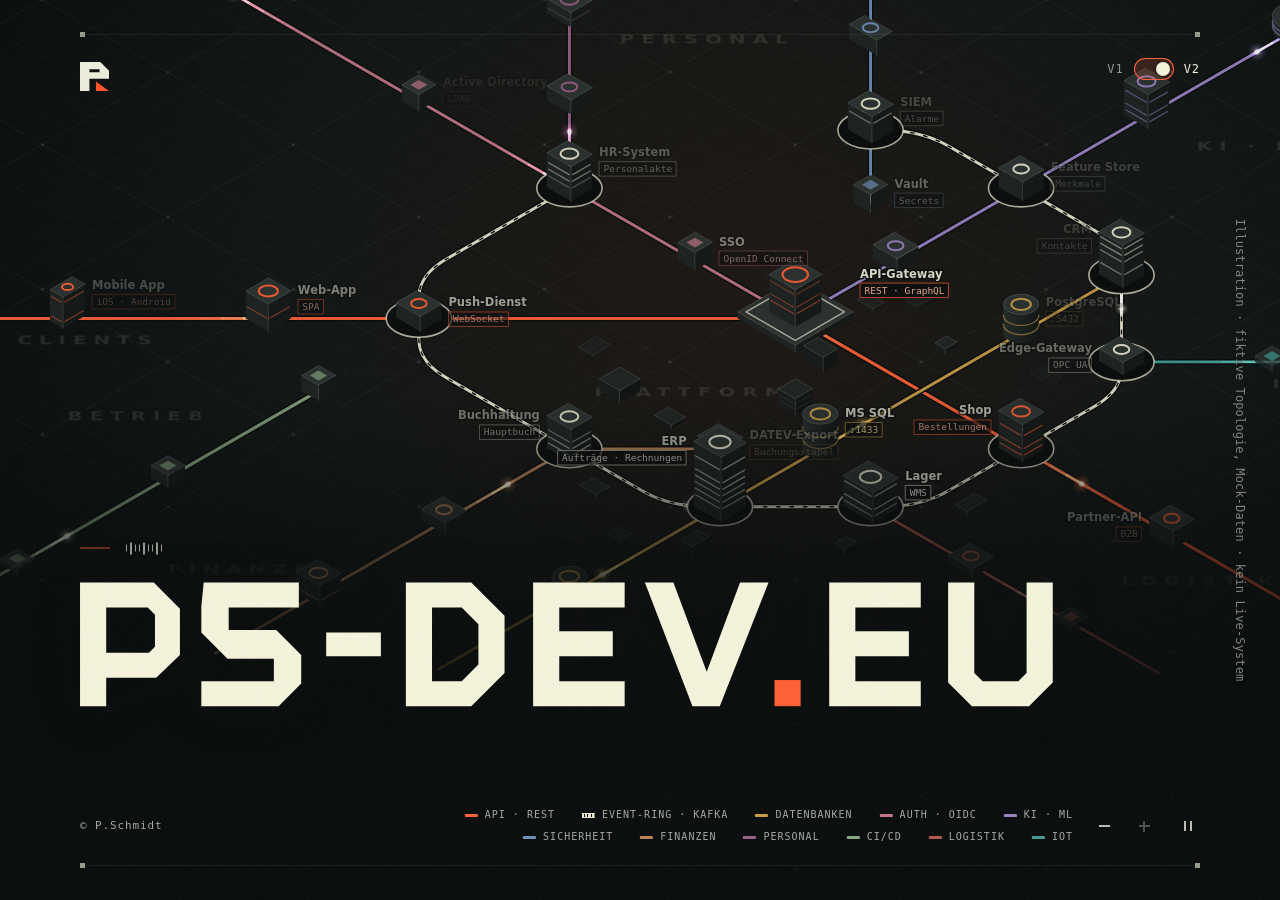
<file: index.html>
<!doctype html>
<html lang="de">
<head>
  <meta charset="utf-8">
  <meta name="viewport" content="width=device-width, initial-scale=1">
  <meta name="theme-color" content="#080b0b">
  <meta name="description" content="ps-dev.eu · P.Schmidt">
  <meta name="robots" content="noindex, nofollow, noarchive">
  <title>ps-dev.eu</title>
  <link rel="icon" href="favicon.svg" type="image/svg+xml">
  <link rel="stylesheet" href="style.css">
  <link rel="stylesheet" href="systemkarte.css">
  <script src="systemkarte.js" defer></script>
  <script src="switch.js" defer></script>
</head>
<body>
  <div class="atmosphere" aria-hidden="true"></div>
  <canvas id="map" aria-hidden="true"></canvas>
  <div class="veil" aria-hidden="true"></div>
  <div class="grain" aria-hidden="true"></div>
  <div class="edge edge-top" aria-hidden="true"><i></i><i></i></div>
  <div class="brand-symbol" aria-hidden="true">
    <svg viewBox="0 0 40 40"><path d="M0 0h28l12 12v11H13v17H0Zm13 10v4h14v-4Z" fill="currentColor"/><path d="m22 27 18 13H22Z" fill="#ff532a"/></svg>
  </div>
  <a class="version-switch" href="v1.html" data-version="2" data-current="2" aria-label="Zu Version 1 wechseln (Datenfäden)" title="Zu V1 wechseln">
    <span class="vs-label" aria-hidden="true">V1</span>
    <span class="vs-track" aria-hidden="true"><span class="vs-knob"></span></span>
    <span class="vs-label" aria-hidden="true">V2</span>
  </a>
  <ul class="legend" aria-label="Linien der Systemkarte hervorheben" hidden></ul>
  <main>
    <div class="registration" aria-hidden="true"><span></span><i></i><i></i><i></i><i></i><i></i><i></i><i></i><i></i><i></i></div>
    <h1>
      <span class="sr-only">ps-dev.eu</span>
      <svg class="wordmark" viewBox="0 0 818 104" fill="currentColor" aria-hidden="true">
        <path d="M0 104V0h62l22 22v39L64 80H22v24Zm22-83v38h36l5-5V27l-6-6Z" fill-rule="evenodd"/>
        <path d="M104 0h80v21h-59v19h40l21 21v24l-19 19h-65V83h61V64h-39l-22-22V20Z"/>
        <path d="M207 42h46v20h-46Z"/>
        <path d="M274 0h55l28 28v48l-28 28h-55Zm22 21v62h25l14-14V35l-14-14Z" fill-rule="evenodd"/>
        <path d="M381 0h77v21h-55v20h45v21h-45v21h55v21h-77Z"/>
        <path d="M475 0h24l28 75 28-75h24l-41 104h-23Z"/>
        <path class="domain-dot" d="M584 82h22v22h-22Z"/>
        <path d="M630 0h77v21h-55v20h45v21h-45v21h55v21h-77Z"/>
        <path d="M730 0h22v76l7 7h30l7-7V0h22v84l-20 20h-48l-20-20Z"/>
      </svg>
    </h1>
  </main>
  <footer>© P.Schmidt</footer>
  <p class="map-note">Illustration · fiktive Topologie, Mock-Daten · kein Live-System</p>
  <div class="zoom-controls" hidden>
    <button class="zoom-out" type="button" title="Verkleinern" aria-label="Karte verkleinern"><span aria-hidden="true"></span></button>
    <button class="zoom-in" type="button" title="Vergrößern" aria-label="Karte vergrößern"><span aria-hidden="true"></span></button>
  </div>
  <button class="motion-toggle" type="button" title="Animation pausieren" aria-label="Animation pausieren" aria-pressed="false" hidden><span aria-hidden="true"></span></button>
  <div class="edge edge-bottom" aria-hidden="true"><i></i><i></i></div>
</body>
</html>
</file>
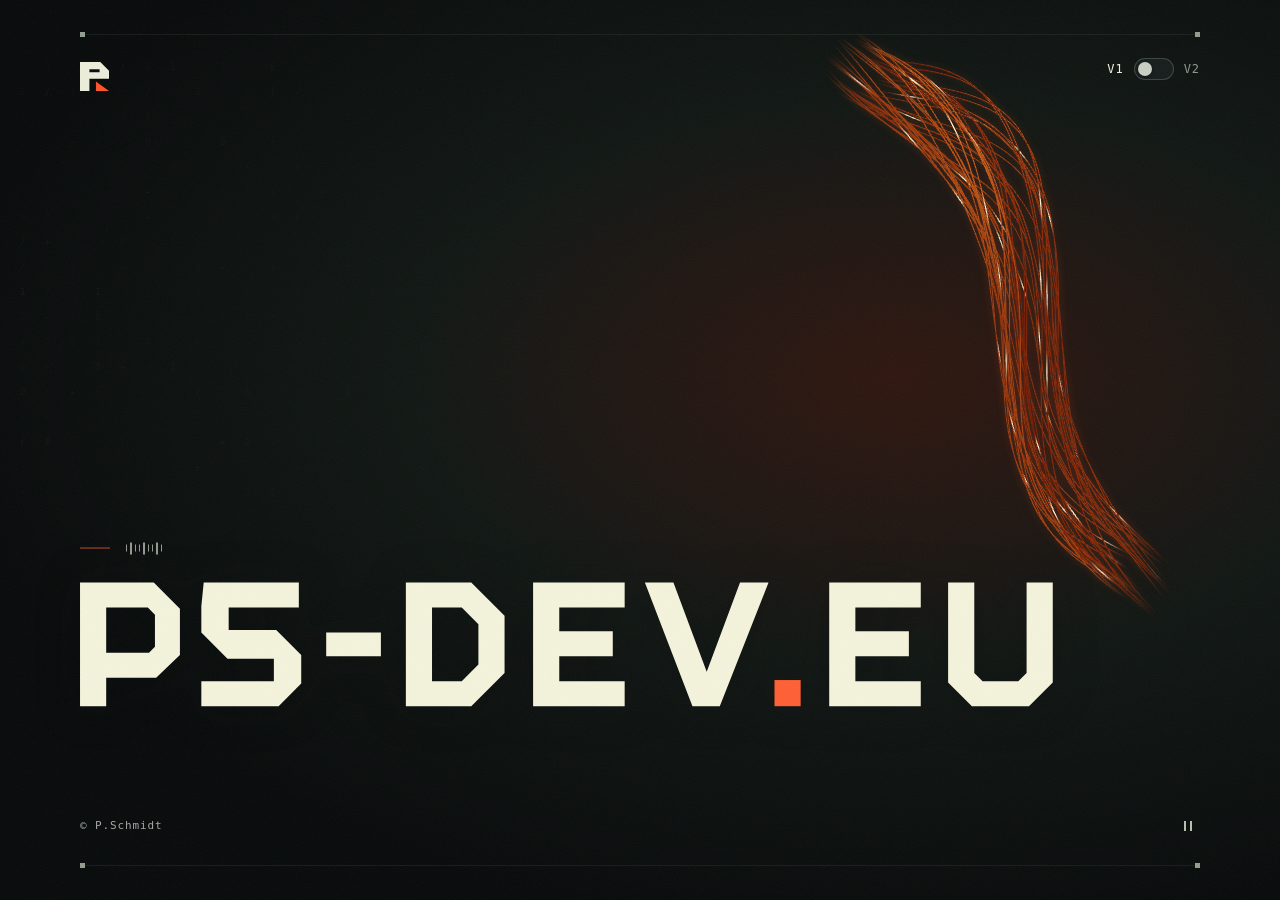
<file: v1.html>
<!doctype html>
<html lang="de">
<head>
  <meta charset="utf-8">
  <meta name="viewport" content="width=device-width, initial-scale=1">
  <meta name="theme-color" content="#080b0b">
  <meta name="description" content="ps-dev.eu · P.Schmidt">
  <meta name="robots" content="noindex, nofollow, noarchive">
  <title>ps-dev.eu</title>
  <link rel="icon" href="favicon.svg" type="image/svg+xml">
  <link rel="stylesheet" href="style.css">
  <script src="matrix.js" defer></script>
  <script src="switch.js" defer></script>
</head>
<body>
  <div class="atmosphere" aria-hidden="true">
    <svg class="fallback-strings" viewBox="0 0 1440 900" preserveAspectRatio="none" fill="none"><defs><linearGradient id="string-light" x1="0" y1="0" x2="1" y2="1"><stop stop-color="#e37836" stop-opacity="0"/><stop offset=".18" stop-color="#e37836"/><stop offset=".55" stop-color="#ffd6a0"/><stop offset=".85" stop-color="#d56328"/><stop offset="1" stop-color="#d56328" stop-opacity="0"/></linearGradient></defs><g stroke="url(#string-light)" stroke-linecap="round"><path d="M977.1 63.8 L984.4 67.1 L991.9 70.5 L999.5 74.0 L1007.2 77.8 L1014.8 81.8 L1022.4 86.2 L1030.0 90.8 L1037.5 95.8 L1044.9 101.2 L1052.2 106.8 L1059.4 112.8 L1066.5 119.1 L1073.4 125.7 L1080.3 132.5 L1087.0 139.6 L1093.6 147.0 L1100.0 154.5 L1106.2 162.2 L1112.3 170.2 L1118.1 178.3 L1123.7 186.6 L1129.1 195.0 L1134.1 203.7 L1138.7 212.7 L1143.0 221.8 L1146.9 231.2 L1150.3 240.9 L1153.3 250.8 L1155.9 261.0 L1158.0 271.4 L1159.7 282.2 L1161.0 293.2 L1161.9 304.4 L1162.5 315.8 L1162.8 327.3 L1162.9 339.1 L1162.9 350.8 L1162.7 362.7 L1162.5 374.5 L1162.3 386.3 L1162.2 397.9 L1162.3 409.5 L1162.6 420.8 L1163.3 431.9 L1164.2 442.8 L1165.5 453.3 L1167.2 463.6 L1169.3 473.6 L1171.9 483.3 L1174.9 492.8 L1178.3 501.9 L1182.2 510.8 L1186.5 519.4 L1191.1 527.9 L1196.1 536.1 L1201.4 544.2 L1207.0 552.2 L1212.9 560.1 L1219.0 567.8 L1225.3 575.5 L1231.9 583.1 L1238.6 590.6 L1245.5 598.1 L1252.6 605.4" stroke-width="0.70" vector-effect="non-scaling-stroke"/><path d="M940.9 62.1 L947.9 69.7 L955.0 77.6 L962.2 85.5 L969.6 93.7 L977.1 101.9 L984.6 110.2 L992.2 118.6 L999.9 126.9 L1007.7 135.1 L1015.5 143.3 L1023.3 151.2 L1031.2 159.0 L1039.2 166.6 L1047.1 174.0 L1055.1 181.1 L1063.0 188.1 L1070.8 194.8 L1078.6 201.4 L1086.1 207.9 L1093.5 214.3 L1100.6 220.6 L1107.5 227.0 L1114.0 233.4 L1120.1 240.0 L1125.8 246.7 L1131.0 253.7 L1135.8 260.9 L1140.1 268.3 L1143.9 276.1 L1147.2 284.1 L1150.1 292.5 L1152.5 301.1 L1154.5 310.0 L1156.1 319.2 L1157.5 328.5 L1158.6 338.1 L1159.5 347.7 L1160.2 357.4 L1161.0 367.2 L1161.7 376.9 L1162.5 386.6 L1163.4 396.2 L1164.5 405.6 L1165.8 414.9 L1167.4 424.0 L1169.3 432.9 L1171.4 441.5 L1174.0 449.9 L1176.8 458.2 L1180.1 466.2 L1183.6 474.0 L1187.5 481.6 L1191.7 489.1 L1196.2 496.4 L1200.9 503.7 L1206.0 510.8 L1211.2 517.9 L1216.8 524.9 L1222.5 531.9 L1228.4 538.8 L1234.6 545.8 L1241.0 552.7 L1247.6 559.5 L1254.4 566.4" stroke-width="1.04" vector-effect="non-scaling-stroke"/><path d="M978.2 96.1 L986.1 99.7 L994.2 103.1 L1002.4 106.3 L1010.8 109.5 L1019.3 112.5 L1027.9 115.4 L1036.6 118.2 L1045.4 121.0 L1054.2 123.7 L1063.1 126.4 L1072.0 129.1 L1080.9 131.9 L1089.8 134.8 L1098.7 137.7 L1107.5 140.9 L1116.1 144.3 L1124.5 147.9 L1132.7 151.8 L1140.6 156.2 L1148.1 160.9 L1155.2 166.1 L1161.9 171.8 L1168.0 178.0 L1173.6 184.8 L1178.6 192.2 L1183.0 200.2 L1186.8 208.7 L1189.9 217.9 L1192.5 227.6 L1194.5 237.8 L1196.0 248.4 L1197.0 259.5 L1197.6 271.0 L1197.9 282.8 L1197.9 294.8 L1197.6 307.0 L1197.3 319.3 L1196.9 331.6 L1196.6 343.9 L1196.3 356.2 L1196.3 368.3 L1196.4 380.3 L1196.8 392.0 L1197.5 403.6 L1198.6 414.9 L1200.0 426.1 L1201.8 437.0 L1203.9 447.7 L1206.4 458.2 L1209.2 468.5 L1212.4 478.7 L1216.0 488.9 L1219.8 498.9 L1223.9 508.9 L1228.3 519.0 L1232.9 529.0 L1237.8 539.0 L1242.9 549.2 L1248.2 559.3 L1253.8 569.5 L1259.7 579.7 L1265.8 589.9 L1272.2 600.1 L1278.9 610.3" stroke-width="0.93" vector-effect="non-scaling-stroke"/><path d="M969.1 48.6 L975.1 53.6 L981.2 58.9 L987.5 64.4 L993.8 70.2 L1000.3 76.3 L1006.9 82.8 L1013.6 89.4 L1020.4 96.4 L1027.3 103.5 L1034.4 110.8 L1041.5 118.3 L1048.6 126.0 L1055.8 133.7 L1063.0 141.6 L1070.2 149.5 L1077.2 157.6 L1084.1 165.7 L1090.8 174.0 L1097.3 182.4 L1103.4 191.0 L1109.2 199.7 L1114.6 208.6 L1119.5 217.7 L1124.0 227.0 L1128.0 236.6 L1131.5 246.4 L1134.6 256.5 L1137.1 266.7 L1139.2 277.2 L1140.9 287.9 L1142.2 298.8 L1143.2 309.7 L1144.0 320.8 L1144.5 331.9 L1144.9 343.0 L1145.3 354.1 L1145.6 365.2 L1145.9 376.1 L1146.4 386.8 L1147.0 397.4 L1147.9 407.8 L1148.9 418.0 L1150.2 427.9 L1151.8 437.6 L1153.7 447.0 L1156.0 456.3 L1158.5 465.3 L1161.3 474.1 L1164.4 482.8 L1167.8 491.2 L1171.5 499.6 L1175.4 507.8 L1179.5 515.9 L1183.9 523.9 L1188.5 531.8 L1193.3 539.7 L1198.3 547.5 L1203.6 555.1 L1209.0 562.7 L1214.8 570.1 L1220.7 577.3 L1227.0 584.4 L1233.5 591.2 L1240.3 597.8" stroke-width="0.82" vector-effect="non-scaling-stroke"/><path d="M942.9 88.4 L950.0 96.2 L957.4 103.8 L965.0 111.3 L972.9 118.5 L981.0 125.4 L989.4 132.1 L998.0 138.4 L1006.9 144.4 L1015.9 150.1 L1025.1 155.4 L1034.5 160.4 L1043.9 165.2 L1053.4 169.7 L1062.9 174.0 L1072.4 178.2 L1081.6 182.4 L1090.7 186.5 L1099.6 190.7 L1108.1 195.0 L1116.2 199.5 L1123.9 204.2 L1131.1 209.3 L1137.8 214.7 L1143.9 220.5 L1149.5 226.7 L1154.4 233.4 L1158.8 240.5 L1162.7 248.0 L1166.0 255.9 L1168.8 264.2 L1171.2 272.8 L1173.2 281.7 L1174.9 290.9 L1176.3 300.3 L1177.5 309.9 L1178.6 319.5 L1179.6 329.3 L1180.5 339.0 L1181.5 348.7 L1182.6 358.3 L1183.8 367.9 L1185.2 377.3 L1186.7 386.6 L1188.4 395.8 L1190.3 404.9 L1192.5 413.9 L1194.8 422.8 L1197.4 431.6 L1200.1 440.3 L1203.1 449.0 L1206.3 457.6 L1209.7 466.2 L1213.2 474.8 L1217.0 483.5 L1220.9 492.1 L1225.1 500.7 L1229.5 509.4 L1234.2 518.1 L1239.1 526.7 L1244.3 535.4 L1249.9 544.0 L1255.8 552.5 L1262.1 561.0 L1268.9 569.3" stroke-width="0.71" vector-effect="non-scaling-stroke"/><path d="M971.9 72.9 L978.3 77.7 L985.0 82.5 L992.0 87.2 L999.2 91.9 L1006.6 96.5 L1014.3 101.1 L1022.2 105.7 L1030.4 110.2 L1038.7 114.7 L1047.2 119.3 L1055.7 123.9 L1064.3 128.6 L1072.9 133.4 L1081.5 138.4 L1089.8 143.6 L1098.0 149.0 L1105.8 154.8 L1113.3 160.9 L1120.4 167.4 L1127.0 174.3 L1133.0 181.7 L1138.5 189.6 L1143.5 197.9 L1147.8 206.7 L1151.6 215.9 L1154.7 225.5 L1157.4 235.6 L1159.5 246.0 L1161.2 256.7 L1162.5 267.7 L1163.5 278.8 L1164.2 290.2 L1164.7 301.6 L1165.1 313.0 L1165.5 324.4 L1165.8 335.7 L1166.2 347.0 L1166.6 358.1 L1167.3 369.1 L1168.1 379.9 L1169.0 390.5 L1170.2 400.9 L1171.7 411.2 L1173.3 421.3 L1175.2 431.2 L1177.3 441.0 L1179.6 450.7 L1182.2 460.3 L1184.9 469.9 L1187.8 479.4 L1190.9 488.9 L1194.2 498.3 L1197.6 507.8 L1201.3 517.2 L1205.1 526.6 L1209.3 535.9 L1213.6 545.2 L1218.3 554.4 L1223.2 563.4 L1228.5 572.3 L1234.2 581.0 L1240.3 589.4 L1246.8 597.6 L1253.7 605.5" stroke-width="1.05" vector-effect="non-scaling-stroke"/><path d="M946.8 52.7 L952.2 60.4 L958.0 68.2 L964.1 76.1 L970.5 84.1 L977.3 92.1 L984.5 100.1 L992.0 108.1 L999.8 116.0 L1007.8 123.7 L1016.1 131.4 L1024.5 139.0 L1033.0 146.5 L1041.5 153.9 L1049.9 161.2 L1058.3 168.6 L1066.4 175.9 L1074.2 183.3 L1081.7 190.8 L1088.8 198.4 L1095.4 206.2 L1101.6 214.1 L1107.2 222.3 L1112.4 230.6 L1117.0 239.2 L1121.1 248.0 L1124.8 256.9 L1128.0 266.1 L1130.8 275.4 L1133.3 284.9 L1135.4 294.5 L1137.3 304.1 L1138.9 313.8 L1140.4 323.4 L1141.8 333.1 L1143.2 342.7 L1144.6 352.2 L1145.9 361.6 L1147.4 370.9 L1148.9 380.1 L1150.6 389.1 L1152.4 398.1 L1154.3 406.9 L1156.3 415.6 L1158.5 424.2 L1160.8 432.7 L1163.3 441.1 L1165.9 449.5 L1168.6 457.9 L1171.4 466.2 L1174.4 474.5 L1177.5 482.8 L1180.8 491.1 L1184.2 499.3 L1187.9 507.4 L1191.7 515.5 L1195.9 523.5 L1200.3 531.3 L1205.0 539.0 L1210.0 546.5 L1215.4 553.7 L1221.3 560.7 L1227.5 567.4 L1234.3 573.9 L1241.4 580.0" stroke-width="0.94" vector-effect="non-scaling-stroke"/><path d="M960.0 103.5 L967.4 109.2 L975.1 114.4 L983.2 119.3 L991.7 123.7 L1000.5 127.8 L1009.8 131.4 L1019.3 134.7 L1029.1 137.6 L1039.1 140.3 L1049.2 142.8 L1059.5 145.1 L1069.7 147.3 L1079.9 149.6 L1089.9 151.9 L1099.7 154.4 L1109.2 157.2 L1118.3 160.3 L1127.0 163.8 L1135.1 167.7 L1142.7 172.2 L1149.7 177.2 L1156.1 182.8 L1161.9 189.0 L1167.0 195.7 L1171.5 203.0 L1175.5 210.9 L1178.9 219.2 L1181.8 227.9 L1184.3 237.1 L1186.4 246.6 L1188.2 256.4 L1189.7 266.4 L1191.0 276.6 L1192.2 286.8 L1193.3 297.2 L1194.4 307.6 L1195.5 317.9 L1196.6 328.3 L1197.8 338.6 L1199.0 348.9 L1200.3 359.1 L1201.8 369.3 L1203.3 379.5 L1204.9 389.7 L1206.6 399.9 L1208.4 410.1 L1210.2 420.3 L1212.2 430.5 L1214.3 440.9 L1216.5 451.2 L1218.8 461.7 L1221.3 472.2 L1224.0 482.7 L1227.0 493.2 L1230.2 503.7 L1233.7 514.2 L1237.5 524.7 L1241.8 535.0 L1246.5 545.2 L1251.6 555.3 L1257.3 565.3 L1263.5 575.0 L1270.3 584.5 L1277.7 593.8" stroke-width="0.83" vector-effect="non-scaling-stroke"/><path d="M971.2 61.8 L977.1 66.4 L983.5 70.8 L990.2 75.2 L997.4 79.6 L1004.9 83.9 L1012.7 88.2 L1020.8 92.7 L1029.1 97.2 L1037.6 101.8 L1046.2 106.7 L1054.8 111.8 L1063.3 117.2 L1071.7 122.9 L1079.8 129.1 L1087.5 135.6 L1094.9 142.7 L1101.8 150.2 L1108.1 158.2 L1114.0 166.8 L1119.2 175.7 L1123.9 185.2 L1128.1 195.1 L1131.7 205.3 L1134.7 215.9 L1137.4 226.7 L1139.6 237.8 L1141.4 249.1 L1143.0 260.4 L1144.3 271.8 L1145.4 283.2 L1146.4 294.6 L1147.3 305.9 L1148.2 317.1 L1149.2 328.1 L1150.1 339.0 L1151.2 349.8 L1152.3 360.4 L1153.5 370.8 L1154.8 381.1 L1156.2 391.3 L1157.8 401.3 L1159.4 411.3 L1161.1 421.2 L1162.9 431.1 L1164.7 441.0 L1166.7 450.8 L1168.7 460.7 L1170.8 470.5 L1173.1 480.3 L1175.4 490.2 L1178.0 500.0 L1180.7 509.7 L1183.6 519.4 L1186.8 529.0 L1190.4 538.4 L1194.2 547.6 L1198.5 556.5 L1203.2 565.2 L1208.4 573.5 L1214.1 581.5 L1220.3 589.1 L1227.0 596.2 L1234.2 603.0 L1241.9 609.3" stroke-width="0.72" vector-effect="non-scaling-stroke"/><path d="M932.7 78.2 L939.2 86.7 L946.3 94.9 L953.9 102.8 L962.1 110.4 L970.6 117.6 L979.6 124.5 L988.9 131.1 L998.5 137.4 L1008.2 143.5 L1018.1 149.3 L1027.9 155.0 L1037.7 160.5 L1047.3 166.0 L1056.7 171.5 L1065.8 177.1 L1074.5 182.7 L1082.8 188.5 L1090.6 194.4 L1098.0 200.6 L1104.8 207.0 L1111.2 213.6 L1117.0 220.5 L1122.4 227.6 L1127.3 234.9 L1131.8 242.5 L1135.9 250.2 L1139.6 258.1 L1143.0 266.2 L1146.2 274.4 L1149.1 282.6 L1151.8 291.0 L1154.4 299.4 L1156.8 307.8 L1159.1 316.2 L1161.4 324.7 L1163.6 333.1 L1165.7 341.6 L1167.8 350.1 L1169.9 358.6 L1171.9 367.1 L1173.9 375.7 L1175.8 384.4 L1177.7 393.1 L1179.6 401.8 L1181.5 410.7 L1183.4 419.6 L1185.3 428.6 L1187.2 437.6 L1189.3 446.7 L1191.4 455.8 L1193.7 464.9 L1196.2 473.9 L1198.9 482.9 L1201.9 491.7 L1205.3 500.4 L1209.1 508.9 L1213.3 517.2 L1217.9 525.3 L1223.0 533.1 L1228.7 540.6 L1234.9 547.8 L1241.6 554.8 L1248.9 561.4 L1256.6 567.9" stroke-width="1.06" vector-effect="non-scaling-stroke"/><path d="M979.2 95.7 L986.8 98.8 L994.8 101.4 L1003.3 103.6 L1012.2 105.4 L1021.4 107.0 L1031.0 108.3 L1040.9 109.5 L1050.9 110.5 L1061.1 111.6 L1071.2 112.8 L1081.2 114.3 L1091.1 116.0 L1100.6 118.1 L1109.9 120.8 L1118.6 124.0 L1126.9 127.8 L1134.6 132.3 L1141.7 137.5 L1148.2 143.4 L1154.1 150.1 L1159.3 157.5 L1163.9 165.5 L1167.9 174.2 L1171.4 183.4 L1174.3 193.1 L1176.9 203.3 L1179.0 213.8 L1180.9 224.6 L1182.5 235.7 L1183.9 246.9 L1185.1 258.2 L1186.2 269.6 L1187.3 281.1 L1188.3 292.5 L1189.2 303.9 L1190.2 315.4 L1191.1 326.8 L1192.1 338.1 L1193.0 349.5 L1194.0 361.0 L1194.9 372.4 L1195.8 383.9 L1196.7 395.4 L1197.6 407.1 L1198.6 418.7 L1199.6 430.5 L1200.6 442.3 L1201.7 454.2 L1203.0 466.1 L1204.4 477.9 L1206.1 489.8 L1208.1 501.5 L1210.4 513.2 L1213.1 524.7 L1216.2 536.0 L1219.8 547.1 L1224.0 558.0 L1228.7 568.5 L1234.0 578.7 L1239.9 588.6 L1246.4 598.1 L1253.6 607.2 L1261.2 616.0 L1269.4 624.5" stroke-width="0.95" vector-effect="non-scaling-stroke"/><path d="M954.2 53.8 L960.3 59.4 L966.9 64.9 L974.0 70.4 L981.5 75.9 L989.4 81.5 L997.6 87.2 L1006.0 93.1 L1014.6 99.2 L1023.2 105.5 L1031.7 112.2 L1040.1 119.1 L1048.2 126.4 L1056.0 134.1 L1063.5 142.1 L1070.6 150.5 L1077.2 159.2 L1083.4 168.3 L1089.1 177.6 L1094.4 187.2 L1099.2 197.0 L1103.6 207.0 L1107.7 217.1 L1111.4 227.3 L1114.7 237.5 L1117.9 247.7 L1120.8 257.9 L1123.5 268.0 L1126.1 278.0 L1128.6 287.9 L1131.0 297.7 L1133.3 307.4 L1135.5 316.9 L1137.7 326.4 L1139.9 335.8 L1141.9 345.1 L1144.0 354.4 L1145.9 363.6 L1147.8 372.9 L1149.6 382.1 L1151.3 391.5 L1153.0 400.8 L1154.5 410.3 L1156.1 419.8 L1157.5 429.4 L1159.0 439.0 L1160.5 448.6 L1162.0 458.3 L1163.7 468.0 L1165.5 477.6 L1167.5 487.1 L1169.7 496.5 L1172.3 505.7 L1175.2 514.7 L1178.6 523.5 L1182.3 531.9 L1186.6 540.0 L1191.4 547.7 L1196.7 555.0 L1202.6 561.9 L1209.0 568.4 L1215.9 574.6 L1223.3 580.3 L1231.2 585.7 L1239.5 590.7" stroke-width="0.84" vector-effect="non-scaling-stroke"/><path d="M942.6 101.9 L950.7 108.2 L959.4 114.0 L968.5 119.3 L978.0 124.2 L987.9 128.8 L998.0 133.0 L1008.3 136.9 L1018.7 140.7 L1029.1 144.3 L1039.4 147.8 L1049.6 151.4 L1059.5 154.9 L1069.2 158.6 L1078.5 162.5 L1087.4 166.5 L1095.9 170.9 L1104.0 175.4 L1111.6 180.3 L1118.8 185.5 L1125.5 191.0 L1131.8 196.8 L1137.7 202.9 L1143.2 209.2 L1148.4 215.8 L1153.2 222.7 L1157.6 229.8 L1161.8 237.1 L1165.8 244.6 L1169.5 252.2 L1172.9 260.1 L1176.2 268.1 L1179.2 276.2 L1182.0 284.5 L1184.6 292.9 L1187.1 301.6 L1189.3 310.3 L1191.3 319.3 L1193.2 328.4 L1194.8 337.8 L1196.3 347.3 L1197.6 357.0 L1198.8 366.9 L1199.8 376.9 L1200.8 387.1 L1201.7 397.4 L1202.6 407.8 L1203.6 418.3 L1204.7 428.8 L1206.0 439.2 L1207.5 449.6 L1209.2 459.9 L1211.4 470.0 L1213.9 480.0 L1216.9 489.7 L1220.4 499.2 L1224.4 508.5 L1228.9 517.5 L1234.1 526.2 L1239.8 534.6 L1246.1 542.9 L1252.9 550.9 L1260.2 558.7 L1268.1 566.3 L1276.3 573.9" stroke-width="0.73" vector-effect="non-scaling-stroke"/><path d="M969.9 73.7 L977.3 77.0 L985.3 80.2 L993.6 83.2 L1002.2 86.1 L1011.1 89.0 L1020.2 92.0 L1029.4 95.1 L1038.5 98.5 L1047.6 102.2 L1056.4 106.3 L1065.0 110.8 L1073.3 115.8 L1081.2 121.4 L1088.7 127.4 L1095.7 134.1 L1102.2 141.2 L1108.2 148.9 L1113.8 157.0 L1118.9 165.6 L1123.7 174.5 L1128.0 183.8 L1131.9 193.4 L1135.6 203.2 L1139.0 213.1 L1142.1 223.2 L1145.1 233.3 L1147.8 243.5 L1150.4 253.7 L1152.9 264.0 L1155.2 274.2 L1157.4 284.4 L1159.4 294.7 L1161.3 304.9 L1163.1 315.2 L1164.7 325.6 L1166.1 336.0 L1167.4 346.5 L1168.6 357.1 L1169.6 367.8 L1170.5 378.6 L1171.2 389.5 L1171.9 400.6 L1172.5 411.7 L1173.1 422.8 L1173.7 434.0 L1174.4 445.2 L1175.2 456.3 L1176.3 467.4 L1177.6 478.3 L1179.2 489.1 L1181.2 499.6 L1183.7 509.9 L1186.6 519.9 L1190.0 529.5 L1194.0 538.8 L1198.5 547.7 L1203.7 556.3 L1209.3 564.4 L1215.6 572.2 L1222.4 579.6 L1229.6 586.7 L1237.3 593.5 L1245.4 600.0 L1253.8 606.3" stroke-width="1.07" vector-effect="non-scaling-stroke"/><path d="M936.4 63.3 L943.6 70.2 L951.4 77.1 L959.5 83.9 L968.0 90.7 L976.7 97.5 L985.6 104.4 L994.5 111.5 L1003.4 118.6 L1012.3 125.9 L1020.9 133.3 L1029.4 140.9 L1037.6 148.6 L1045.5 156.5 L1053.0 164.4 L1060.3 172.5 L1067.3 180.6 L1073.9 188.8 L1080.2 197.0 L1086.2 205.2 L1092.0 213.3 L1097.5 221.5 L1102.8 229.6 L1107.9 237.6 L1112.7 245.5 L1117.4 253.4 L1121.9 261.3 L1126.3 269.1 L1130.4 276.9 L1134.3 284.6 L1138.0 292.5 L1141.6 300.3 L1144.8 308.2 L1147.9 316.3 L1150.7 324.4 L1153.2 332.8 L1155.5 341.2 L1157.5 349.9 L1159.3 358.7 L1160.9 367.7 L1162.3 376.9 L1163.5 386.2 L1164.5 395.7 L1165.5 405.3 L1166.5 414.9 L1167.5 424.6 L1168.5 434.2 L1169.8 443.8 L1171.2 453.3 L1172.9 462.6 L1174.9 471.7 L1177.3 480.6 L1180.1 489.2 L1183.4 497.5 L1187.2 505.5 L1191.4 513.1 L1196.2 520.4 L1201.6 527.4 L1207.4 534.1 L1213.7 540.4 L1220.5 546.5 L1227.7 552.3 L1235.2 558.0 L1243.1 563.5 L1251.3 568.8" stroke-width="0.96" vector-effect="non-scaling-stroke"/><path d="M967.6 103.6 L976.4 106.9 L985.5 109.9 L995.0 112.5 L1004.8 114.9 L1014.7 117.1 L1024.7 119.1 L1034.7 121.1 L1044.6 123.2 L1054.5 125.3 L1064.2 127.6 L1073.6 130.1 L1082.8 132.9 L1091.7 135.9 L1100.2 139.3 L1108.4 143.1 L1116.3 147.2 L1123.7 151.7 L1130.8 156.6 L1137.6 161.9 L1143.9 167.6 L1150.0 173.6 L1155.7 180.0 L1161.1 186.7 L1166.1 193.8 L1170.9 201.2 L1175.3 208.8 L1179.5 216.8 L1183.3 225.1 L1186.8 233.6 L1190.0 242.5 L1192.9 251.6 L1195.4 261.0 L1197.6 270.8 L1199.5 280.8 L1201.1 291.1 L1202.3 301.7 L1203.3 312.6 L1203.9 323.7 L1204.4 335.1 L1204.6 346.7 L1204.7 358.4 L1204.7 370.3 L1204.6 382.3 L1204.6 394.4 L1204.7 406.4 L1204.9 418.4 L1205.4 430.3 L1206.2 442.1 L1207.3 453.7 L1208.8 465.1 L1210.8 476.2 L1213.3 487.1 L1216.3 497.7 L1219.9 508.0 L1224.1 518.1 L1228.8 527.8 L1234.1 537.3 L1239.9 546.6 L1246.2 555.7 L1253.0 564.7 L1260.2 573.5 L1267.8 582.3 L1275.7 591.1 L1283.9 599.9" stroke-width="0.85" vector-effect="non-scaling-stroke"/><path d="M968.0 55.6 L975.3 59.0 L983.0 62.5 L990.9 66.1 L999.0 70.0 L1007.1 74.2 L1015.2 78.8 L1023.2 83.8 L1031.1 89.3 L1038.7 95.3 L1046.2 101.9 L1053.3 108.9 L1060.1 116.5 L1066.7 124.5 L1072.9 132.9 L1078.8 141.8 L1084.4 150.9 L1089.8 160.3 L1094.9 169.8 L1099.8 179.6 L1104.5 189.4 L1109.0 199.2 L1113.3 209.1 L1117.5 218.9 L1121.5 228.7 L1125.3 238.5 L1128.9 248.2 L1132.4 257.9 L1135.7 267.6 L1138.7 277.4 L1141.5 287.1 L1144.0 297.0 L1146.3 306.9 L1148.3 316.9 L1150.0 327.1 L1151.4 337.4 L1152.5 347.9 L1153.5 358.5 L1154.2 369.2 L1154.7 380.0 L1155.1 391.0 L1155.4 402.0 L1155.7 413.0 L1156.1 424.0 L1156.5 434.9 L1157.1 445.7 L1158.0 456.4 L1159.1 466.8 L1160.6 477.1 L1162.4 487.0 L1164.8 496.7 L1167.6 506.0 L1170.9 514.9 L1174.7 523.5 L1179.0 531.8 L1183.8 539.6 L1189.2 547.2 L1195.0 554.4 L1201.3 561.2 L1208.0 567.9 L1215.0 574.2 L1222.4 580.4 L1230.0 586.4 L1237.8 592.2 L1245.8 597.9" stroke-width="0.74" vector-effect="non-scaling-stroke"/><path d="M937.6 85.3 L946.0 92.1 L954.6 98.8 L963.6 105.3 L972.6 111.7 L981.8 118.1 L991.0 124.4 L1000.1 130.6 L1009.2 136.8 L1018.2 143.0 L1027.1 149.1 L1035.8 155.2 L1044.3 161.3 L1052.6 167.3 L1060.8 173.3 L1068.8 179.2 L1076.6 185.1 L1084.3 190.9 L1091.7 196.7 L1099.0 202.4 L1106.1 208.1 L1112.9 213.9 L1119.6 219.6 L1126.0 225.4 L1132.2 231.3 L1138.0 237.3 L1143.6 243.5 L1148.8 249.9 L1153.7 256.4 L1158.2 263.3 L1162.3 270.3 L1166.0 277.7 L1169.3 285.5 L1172.1 293.5 L1174.6 301.8 L1176.6 310.5 L1178.3 319.5 L1179.7 328.7 L1180.8 338.3 L1181.7 348.0 L1182.3 357.9 L1182.9 367.9 L1183.4 378.0 L1183.9 388.2 L1184.5 398.3 L1185.3 408.3 L1186.2 418.2 L1187.5 428.0 L1189.1 437.6 L1191.0 446.9 L1193.3 456.0 L1196.1 464.8 L1199.4 473.3 L1203.1 481.6 L1207.2 489.7 L1211.9 497.5 L1216.9 505.0 L1222.4 512.4 L1228.3 519.7 L1234.6 526.8 L1241.2 533.9 L1248.0 540.9 L1255.2 548.0 L1262.5 555.1 L1270.1 562.3" stroke-width="1.07" vector-effect="non-scaling-stroke"/><path d="M989.3 82.5 L997.6 84.0 L1006.2 85.4 L1014.9 86.7 L1023.7 88.0 L1032.6 89.4 L1041.4 91.0 L1050.2 92.8 L1058.8 94.9 L1067.3 97.3 L1075.6 100.1 L1083.7 103.3 L1091.6 107.0 L1099.2 111.1 L1106.5 115.7 L1113.6 120.8 L1120.4 126.3 L1126.9 132.4 L1133.1 138.9 L1139.1 145.8 L1144.7 153.2 L1150.1 160.9 L1155.1 169.1 L1159.8 177.7 L1164.2 186.6 L1168.2 195.9 L1171.8 205.6 L1175.0 215.7 L1177.8 226.0 L1180.2 236.8 L1182.1 247.8 L1183.7 259.2 L1184.8 271.0 L1185.5 283.0 L1185.9 295.2 L1186.0 307.8 L1185.8 320.5 L1185.3 333.4 L1184.7 346.4 L1184.0 359.5 L1183.3 372.6 L1182.5 385.8 L1181.9 398.8 L1181.5 411.7 L1181.3 424.4 L1181.5 437.0 L1182.0 449.2 L1182.9 461.2 L1184.2 472.9 L1186.1 484.3 L1188.5 495.4 L1191.3 506.1 L1194.7 516.5 L1198.7 526.7 L1203.1 536.5 L1208.0 546.1 L1213.3 555.5 L1219.0 564.8 L1225.1 573.8 L1231.5 582.8 L1238.2 591.6 L1245.1 600.3 L1252.3 609.0 L1259.6 617.6 L1267.0 626.2" stroke-width="0.96" vector-effect="non-scaling-stroke"/><path d="M953.3 48.5 L960.1 54.3 L967.1 60.3 L974.3 66.7 L981.4 73.5 L988.6 80.6 L995.8 88.1 L1003.0 96.0 L1010.1 104.1 L1017.1 112.6 L1024.0 121.3 L1030.9 130.1 L1037.7 139.0 L1044.5 148.1 L1051.1 157.1 L1057.8 166.0 L1064.3 174.9 L1070.8 183.7 L1077.2 192.3 L1083.5 200.8 L1089.7 209.2 L1095.7 217.5 L1101.5 225.7 L1107.1 233.8 L1112.4 241.9 L1117.5 250.1 L1122.2 258.3 L1126.5 266.6 L1130.5 275.0 L1134.0 283.6 L1137.2 292.4 L1139.9 301.4 L1142.3 310.6 L1144.2 320.0 L1145.8 329.7 L1147.1 339.5 L1148.2 349.4 L1148.9 359.5 L1149.6 369.7 L1150.1 380.0 L1150.6 390.2 L1151.1 400.4 L1151.7 410.5 L1152.5 420.5 L1153.4 430.4 L1154.7 440.0 L1156.2 449.4 L1158.1 458.6 L1160.4 467.4 L1163.1 476.0 L1166.2 484.3 L1169.7 492.3 L1173.6 500.1 L1177.9 507.5 L1182.6 514.8 L1187.7 521.8 L1193.1 528.6 L1198.8 535.3 L1204.8 541.8 L1211.1 548.2 L1217.6 554.5 L1224.3 560.7 L1231.1 566.8 L1238.2 572.9 L1245.4 578.9" stroke-width="0.85" vector-effect="non-scaling-stroke"/><path d="M957.9 99.4 L966.3 104.7 L974.8 109.7 L983.5 114.6 L992.3 119.4 L1001.1 124.0 L1010.0 128.5 L1019.0 132.8 L1027.9 137.0 L1036.9 141.2 L1045.9 145.2 L1054.8 149.1 L1063.7 153.0 L1072.6 156.8 L1081.4 160.5 L1090.1 164.3 L1098.7 168.1 L1107.2 171.9 L1115.5 175.9 L1123.6 179.9 L1131.5 184.2 L1139.0 188.7 L1146.3 193.5 L1153.1 198.6 L1159.5 204.1 L1165.4 209.9 L1170.9 216.2 L1175.8 223.0 L1180.1 230.3 L1184.0 238.0 L1187.2 246.2 L1190.0 254.9 L1192.2 264.0 L1194.0 273.6 L1195.3 283.5 L1196.3 293.8 L1196.9 304.4 L1197.3 315.2 L1197.5 326.2 L1197.6 337.2 L1197.7 348.4 L1197.9 359.5 L1198.1 370.6 L1198.5 381.6 L1199.1 392.4 L1200.1 403.1 L1201.3 413.5 L1202.9 423.8 L1204.8 433.8 L1207.2 443.7 L1209.9 453.3 L1213.1 462.7 L1216.6 472.0 L1220.5 481.1 L1224.7 490.1 L1229.3 499.1 L1234.2 508.0 L1239.4 516.9 L1244.8 525.8 L1250.6 534.8 L1256.5 543.8 L1262.7 553.0 L1269.2 562.2 L1275.8 571.5 L1282.7 581.0" stroke-width="0.74" vector-effect="non-scaling-stroke"/><path d="M977.5 60.8 L984.5 64.4 L991.5 68.2 L998.7 72.1 L1005.9 76.3 L1013.1 80.8 L1020.4 85.5 L1027.6 90.5 L1034.9 95.8 L1042.1 101.4 L1049.4 107.2 L1056.6 113.4 L1063.7 119.7 L1070.9 126.3 L1077.9 133.1 L1084.9 140.1 L1091.7 147.4 L1098.4 154.8 L1105.0 162.4 L1111.3 170.3 L1117.3 178.3 L1123.1 186.6 L1128.4 195.2 L1133.4 203.9 L1138.0 213.0 L1142.1 222.4 L1145.8 232.0 L1149.0 242.0 L1151.7 252.2 L1153.9 262.8 L1155.7 273.6 L1157.0 284.7 L1158.0 296.0 L1158.6 307.5 L1158.9 319.1 L1159.1 330.9 L1159.0 342.7 L1158.9 354.5 L1158.7 366.3 L1158.6 378.0 L1158.6 389.6 L1158.7 401.0 L1159.1 412.2 L1159.8 423.2 L1160.7 433.9 L1162.1 444.4 L1163.7 454.6 L1165.8 464.5 L1168.2 474.2 L1171.1 483.6 L1174.3 492.7 L1177.9 501.7 L1181.8 510.4 L1186.0 519.0 L1190.6 527.5 L1195.4 535.8 L1200.5 544.0 L1205.9 552.1 L1211.5 560.2 L1217.3 568.2 L1223.3 576.0 L1229.5 583.8 L1235.9 591.5 L1242.5 599.0 L1249.4 606.4" stroke-width="1.08" vector-effect="non-scaling-stroke"/><path d="M940.0 65.7 L946.7 73.8 L953.6 82.0 L960.6 90.3 L967.9 98.7 L975.3 107.1 L982.8 115.4 L990.5 123.6 L998.4 131.7 L1006.4 139.6 L1014.5 147.3 L1022.8 154.8 L1031.2 162.0 L1039.6 169.0 L1048.0 175.7 L1056.5 182.2 L1064.9 188.4 L1073.2 194.5 L1081.3 200.6 L1089.2 206.5 L1096.9 212.4 L1104.2 218.4 L1111.2 224.5 L1117.7 230.8 L1123.8 237.2 L1129.4 243.9 L1134.5 250.9 L1139.1 258.2 L1143.1 265.8 L1146.7 273.7 L1149.7 281.9 L1152.3 290.4 L1154.5 299.2 L1156.4 308.2 L1157.9 317.5 L1159.1 326.9 L1160.2 336.4 L1161.1 346.0 L1162.0 355.6 L1162.9 365.2 L1163.8 374.8 L1164.8 384.2 L1166.0 393.6 L1167.4 402.7 L1169.0 411.7 L1170.8 420.6 L1173.0 429.2 L1175.4 437.7 L1178.1 446.0 L1181.0 454.1 L1184.3 462.1 L1187.8 469.9 L1191.6 477.7 L1195.6 485.3 L1199.9 492.9 L1204.4 500.5 L1209.1 507.9 L1214.1 515.4 L1219.2 522.8 L1224.6 530.2 L1230.3 537.5 L1236.1 544.9 L1242.3 552.1 L1248.7 559.3 L1255.4 566.4" stroke-width="0.97" vector-effect="non-scaling-stroke"/><path d="M980.9 94.4 L988.5 97.9 L996.2 101.3 L1004.2 104.5 L1012.3 107.5 L1020.6 110.4 L1029.1 113.1 L1037.8 115.7 L1046.5 118.2 L1055.5 120.7 L1064.5 123.1 L1073.6 125.5 L1082.8 128.0 L1091.9 130.6 L1101.0 133.3 L1110.0 136.3 L1118.8 139.5 L1127.3 143.1 L1135.6 147.0 L1143.5 151.5 L1150.9 156.4 L1157.8 161.9 L1164.2 168.0 L1170.0 174.7 L1175.2 182.0 L1179.7 190.0 L1183.6 198.6 L1186.8 207.9 L1189.4 217.7 L1191.5 228.0 L1193.0 238.9 L1194.0 250.2 L1194.6 261.8 L1194.9 273.7 L1194.9 285.9 L1194.7 298.2 L1194.4 310.6 L1194.1 323.0 L1193.8 335.3 L1193.6 347.6 L1193.6 359.8 L1193.8 371.8 L1194.2 383.6 L1195.0 395.2 L1196.0 406.5 L1197.3 417.7 L1198.9 428.7 L1200.9 439.6 L1203.2 450.2 L1205.7 460.8 L1208.6 471.3 L1211.7 481.7 L1215.0 492.0 L1218.6 502.4 L1222.5 512.7 L1226.5 523.1 L1230.8 533.5 L1235.4 544.0 L1240.1 554.5 L1245.2 565.0 L1250.5 575.4 L1256.1 585.9 L1262.0 596.2 L1268.4 606.5 L1275.0 616.6" stroke-width="0.86" vector-effect="non-scaling-stroke"/><path d="M965.6 48.3 L971.3 53.9 L977.1 59.7 L983.1 65.7 L989.3 71.9 L995.7 78.4 L1002.3 85.1 L1009.1 92.0 L1016.2 99.0 L1023.4 106.2 L1030.7 113.4 L1038.2 120.8 L1045.8 128.3 L1053.4 135.9 L1060.9 143.6 L1068.4 151.4 L1075.8 159.3 L1082.9 167.3 L1089.8 175.5 L1096.3 183.9 L1102.5 192.5 L1108.2 201.3 L1113.5 210.3 L1118.3 219.5 L1122.5 229.0 L1126.3 238.8 L1129.5 248.8 L1132.3 259.0 L1134.6 269.4 L1136.6 280.0 L1138.1 290.7 L1139.3 301.5 L1140.3 312.4 L1141.1 323.4 L1141.8 334.3 L1142.4 345.2 L1143.0 355.9 L1143.6 366.6 L1144.3 377.1 L1145.1 387.4 L1146.1 397.5 L1147.3 407.5 L1148.8 417.2 L1150.4 426.7 L1152.3 436.0 L1154.5 445.2 L1156.9 454.1 L1159.5 463.0 L1162.3 471.7 L1165.4 480.2 L1168.7 488.7 L1172.2 497.1 L1175.8 505.5 L1179.7 513.7 L1183.8 521.9 L1188.1 530.0 L1192.5 538.1 L1197.3 546.0 L1202.2 553.8 L1207.5 561.5 L1213.0 569.0 L1218.9 576.2 L1225.1 583.2 L1231.6 589.9 L1238.5 596.3" stroke-width="0.75" vector-effect="non-scaling-stroke"/><path d="M943.8 92.7 L950.8 100.4 L958.2 107.8 L965.9 115.0 L973.9 121.8 L982.2 128.3 L990.9 134.4 L999.8 140.1 L1009.0 145.4 L1018.5 150.4 L1028.1 155.1 L1037.9 159.4 L1047.7 163.5 L1057.6 167.4 L1067.4 171.2 L1077.1 175.0 L1086.6 178.7 L1095.8 182.5 L1104.6 186.5 L1113.1 190.7 L1121.1 195.1 L1128.6 200.0 L1135.6 205.1 L1142.0 210.7 L1147.8 216.8 L1153.1 223.3 L1157.7 230.2 L1161.8 237.5 L1165.4 245.3 L1168.5 253.5 L1171.1 262.0 L1173.4 270.8 L1175.3 279.8 L1177.0 289.1 L1178.5 298.5 L1179.8 308.0 L1181.0 317.5 L1182.2 327.1 L1183.4 336.7 L1184.7 346.3 L1186.0 355.8 L1187.4 365.2 L1189.0 374.5 L1190.7 383.8 L1192.5 392.9 L1194.5 402.1 L1196.7 411.1 L1199.0 420.2 L1201.4 429.2 L1204.0 438.2 L1206.7 447.2 L1209.6 456.2 L1212.7 465.3 L1215.9 474.3 L1219.3 483.4 L1222.9 492.6 L1226.8 501.7 L1230.9 510.8 L1235.3 519.8 L1240.1 528.9 L1245.2 537.8 L1250.7 546.6 L1256.7 555.3 L1263.2 563.9 L1270.1 572.4" stroke-width="1.09" vector-effect="non-scaling-stroke"/><path d="M972.3 73.0 L978.6 77.6 L985.2 82.2 L992.2 86.7 L999.5 91.1 L1007.1 95.4 L1015.0 99.6 L1023.2 103.7 L1031.6 107.9 L1040.3 112.0 L1049.0 116.2 L1057.9 120.4 L1066.7 124.9 L1075.5 129.5 L1084.1 134.4 L1092.5 139.5 L1100.6 145.1 L1108.3 151.0 L1115.6 157.4 L1122.3 164.3 L1128.5 171.7 L1134.2 179.6 L1139.2 187.9 L1143.7 196.8 L1147.5 206.1 L1150.8 215.9 L1153.5 226.1 L1155.8 236.6 L1157.6 247.4 L1159.1 258.5 L1160.2 269.7 L1161.1 281.0 L1161.8 292.4 L1162.4 303.8 L1162.9 315.2 L1163.5 326.5 L1164.1 337.7 L1164.7 348.7 L1165.5 359.6 L1166.4 370.4 L1167.5 381.0 L1168.7 391.4 L1170.1 401.7 L1171.7 411.9 L1173.4 422.0 L1175.3 432.0 L1177.4 441.9 L1179.6 451.7 L1181.9 461.6 L1184.4 471.4 L1187.0 481.2 L1189.8 491.1 L1192.7 500.9 L1195.8 510.7 L1199.2 520.4 L1202.8 530.1 L1206.6 539.7 L1210.8 549.1 L1215.4 558.4 L1220.3 567.5 L1225.6 576.4 L1231.4 585.0 L1237.7 593.2 L1244.4 601.1 L1251.6 608.7" stroke-width="0.98" vector-effect="non-scaling-stroke"/><path d="M942.4 56.6 L947.9 64.5 L953.8 72.5 L960.2 80.5 L967.0 88.5 L974.3 96.4 L981.9 104.1 L989.9 111.8 L998.2 119.3 L1006.8 126.8 L1015.6 134.1 L1024.4 141.3 L1033.3 148.5 L1042.1 155.6 L1050.8 162.7 L1059.2 169.8 L1067.4 177.0 L1075.2 184.3 L1082.6 191.8 L1089.5 199.3 L1096.0 207.1 L1102.0 215.1 L1107.4 223.3 L1112.4 231.7 L1116.9 240.2 L1120.9 249.0 L1124.5 257.9 L1127.6 267.0 L1130.5 276.2 L1133.0 285.4 L1135.3 294.7 L1137.4 304.1 L1139.3 313.4 L1141.1 322.7 L1142.9 331.9 L1144.6 341.1 L1146.3 350.2 L1148.1 359.2 L1149.9 368.1 L1151.7 377.0 L1153.6 385.7 L1155.6 394.4 L1157.6 403.1 L1159.7 411.6 L1161.9 420.2 L1164.1 428.8 L1166.4 437.3 L1168.8 445.8 L1171.3 454.4 L1173.8 463.0 L1176.5 471.5 L1179.3 480.1 L1182.2 488.6 L1185.4 497.1 L1188.7 505.4 L1192.4 513.7 L1196.3 521.8 L1200.6 529.7 L1205.3 537.4 L1210.3 544.9 L1215.9 552.0 L1221.9 558.9 L1228.4 565.5 L1235.3 571.7 L1242.8 577.6" stroke-width="0.87" vector-effect="non-scaling-stroke"/><path d="M962.0 104.8 L969.5 109.9 L977.4 114.7 L985.8 118.9 L994.5 122.7 L1003.7 126.1 L1013.3 129.2 L1023.1 131.8 L1033.2 134.2 L1043.5 136.3 L1053.8 138.3 L1064.2 140.3 L1074.6 142.2 L1084.8 144.3 L1094.8 146.5 L1104.4 149.1 L1113.7 151.9 L1122.5 155.2 L1130.8 159.0 L1138.6 163.3 L1145.8 168.2 L1152.4 173.6 L1158.3 179.7 L1163.7 186.3 L1168.4 193.4 L1172.6 201.1 L1176.3 209.3 L1179.5 218.0 L1182.3 227.0 L1184.7 236.4 L1186.8 246.0 L1188.6 255.8 L1190.3 265.9 L1191.8 276.0 L1193.1 286.3 L1194.5 296.5 L1195.8 306.9 L1197.0 317.2 L1198.3 327.5 L1199.6 337.9 L1200.9 348.2 L1202.3 358.6 L1203.7 369.0 L1205.1 379.4 L1206.5 389.8 L1208.0 400.4 L1209.5 411.0 L1211.1 421.6 L1212.7 432.4 L1214.4 443.2 L1216.3 454.1 L1218.2 465.0 L1220.4 475.9 L1222.9 486.8 L1225.6 497.7 L1228.6 508.5 L1232.1 519.3 L1235.9 529.9 L1240.3 540.3 L1245.1 550.6 L1250.5 560.6 L1256.5 570.4 L1263.1 580.0 L1270.2 589.3 L1277.9 598.4" stroke-width="0.76" vector-effect="non-scaling-stroke"/><path d="M968.6 60.9 L974.7 65.3 L981.2 69.7 L988.2 73.9 L995.6 78.1 L1003.4 82.3 L1011.5 86.6 L1019.9 90.9 L1028.4 95.4 L1037.1 100.1 L1045.8 105.0 L1054.4 110.3 L1062.8 116.0 L1071.0 122.1 L1078.9 128.7 L1086.3 135.8 L1093.3 143.3 L1099.8 151.4 L1105.8 159.9 L1111.2 169.0 L1116.1 178.5 L1120.4 188.4 L1124.2 198.6 L1127.5 209.2 L1130.4 220.0 L1133.0 230.9 L1135.2 242.0 L1137.1 253.2 L1138.8 264.4 L1140.3 275.6 L1141.8 286.7 L1143.1 297.7 L1144.5 308.6 L1145.8 319.4 L1147.1 330.0 L1148.4 340.5 L1149.8 350.9 L1151.2 361.1 L1152.7 371.2 L1154.2 381.3 L1155.7 391.3 L1157.3 401.3 L1158.8 411.2 L1160.4 421.2 L1162.0 431.2 L1163.7 441.1 L1165.4 451.2 L1167.1 461.2 L1168.9 471.3 L1170.9 481.3 L1172.9 491.3 L1175.2 501.3 L1177.8 511.1 L1180.6 520.8 L1183.7 530.3 L1187.3 539.6 L1191.2 548.6 L1195.6 557.3 L1200.6 565.6 L1206.0 573.6 L1212.0 581.1 L1218.6 588.3 L1225.6 595.0 L1233.2 601.2 L1241.3 607.1" stroke-width="1.10" vector-effect="non-scaling-stroke"/><path d="M931.9 83.1 L938.9 91.2 L946.6 98.9 L954.7 106.3 L963.3 113.3 L972.4 120.0 L981.8 126.4 L991.5 132.5 L1001.4 138.3 L1011.4 143.9 L1021.4 149.4 L1031.4 154.8 L1041.1 160.1 L1050.7 165.4 L1059.9 170.8 L1068.8 176.3 L1077.3 181.9 L1085.4 187.6 L1093.0 193.6 L1100.1 199.8 L1106.8 206.1 L1113.0 212.7 L1118.7 219.6 L1124.1 226.6 L1129.0 233.8 L1133.5 241.2 L1137.7 248.7 L1141.7 256.4 L1145.3 264.2 L1148.7 272.0 L1152.0 280.0 L1155.0 288.0 L1157.9 296.1 L1160.6 304.2 L1163.3 312.4 L1165.8 320.6 L1168.1 328.9 L1170.4 337.2 L1172.6 345.7 L1174.6 354.2 L1176.6 362.8 L1178.4 371.6 L1180.2 380.4 L1181.9 389.4 L1183.5 398.5 L1185.0 407.7 L1186.6 417.0 L1188.1 426.3 L1189.8 435.7 L1191.5 445.1 L1193.3 454.5 L1195.4 463.9 L1197.8 473.1 L1200.4 482.2 L1203.4 491.2 L1206.8 499.9 L1210.7 508.5 L1215.0 516.7 L1219.9 524.7 L1225.3 532.4 L1231.3 539.7 L1237.8 546.9 L1244.8 553.7 L1252.3 560.3 L1260.3 566.7" stroke-width="0.99" vector-effect="non-scaling-stroke"/><path d="M981.1 93.0 L988.9 95.5 L997.2 97.6 L1005.9 99.3 L1015.0 100.7 L1024.5 101.8 L1034.2 102.8 L1044.2 103.7 L1054.2 104.7 L1064.2 105.7 L1074.2 107.0 L1084.0 108.7 L1093.5 110.7 L1102.7 113.2 L1111.4 116.4 L1119.7 120.1 L1127.4 124.6 L1134.6 129.7 L1141.1 135.6 L1147.1 142.2 L1152.4 149.5 L1157.2 157.5 L1161.4 166.0 L1165.1 175.2 L1168.4 184.8 L1171.2 194.8 L1173.7 205.2 L1175.9 215.9 L1177.9 226.8 L1179.6 237.9 L1181.2 249.1 L1182.6 260.4 L1184.0 271.7 L1185.2 283.1 L1186.3 294.5 L1187.4 306.0 L1188.4 317.4 L1189.4 328.9 L1190.3 340.5 L1191.1 352.1 L1191.8 363.7 L1192.5 375.5 L1193.1 387.3 L1193.7 399.3 L1194.2 411.3 L1194.8 423.3 L1195.4 435.5 L1196.1 447.6 L1197.0 459.8 L1198.0 471.9 L1199.3 484.0 L1200.9 496.0 L1202.9 507.8 L1205.2 519.4 L1208.1 530.7 L1211.4 541.8 L1215.4 552.6 L1219.9 563.1 L1225.0 573.2 L1230.7 583.0 L1237.0 592.4 L1244.0 601.4 L1251.4 610.1 L1259.4 618.5 L1267.8 626.5" stroke-width="0.88" vector-effect="non-scaling-stroke"/><path d="M951.2 53.9 L957.6 59.4 L964.6 64.9 L972.1 70.4 L979.9 76.0 L988.1 81.7 L996.4 87.6 L1004.9 93.7 L1013.5 100.1 L1022.0 106.8 L1030.4 113.8 L1038.5 121.1 L1046.4 128.8 L1054.0 136.9 L1061.2 145.3 L1068.0 154.1 L1074.3 163.1 L1080.3 172.4 L1085.8 181.9 L1091.0 191.6 L1095.8 201.3 L1100.3 211.2 L1104.5 221.1 L1108.4 231.0 L1112.1 240.8 L1115.6 250.6 L1118.9 260.3 L1122.1 269.9 L1125.1 279.3 L1128.1 288.7 L1130.9 298.0 L1133.6 307.1 L1136.2 316.3 L1138.8 325.3 L1141.1 334.4 L1143.4 343.4 L1145.5 352.5 L1147.5 361.7 L1149.3 370.9 L1151.0 380.2 L1152.5 389.6 L1153.9 399.1 L1155.3 408.7 L1156.5 418.3 L1157.7 428.1 L1158.9 437.9 L1160.1 447.7 L1161.5 457.5 L1162.9 467.2 L1164.6 476.9 L1166.6 486.4 L1168.8 495.6 L1171.5 504.7 L1174.6 513.5 L1178.1 521.9 L1182.1 530.0 L1186.7 537.8 L1191.8 545.1 L1197.4 552.1 L1203.6 558.6 L1210.3 564.8 L1217.5 570.6 L1225.1 576.1 L1233.1 581.3 L1241.4 586.2" stroke-width="0.77" vector-effect="non-scaling-stroke"/><path d="M946.1 103.3 L954.6 109.0 L963.6 114.2 L973.0 118.9 L982.8 123.4 L992.8 127.4 L1002.9 131.3 L1013.2 134.9 L1023.5 138.4 L1033.7 141.9 L1043.8 145.3 L1053.7 148.8 L1063.4 152.4 L1072.7 156.1 L1081.7 160.0 L1090.3 164.1 L1098.6 168.5 L1106.5 173.2 L1113.9 178.1 L1121.0 183.2 L1127.7 188.7 L1134.0 194.4 L1140.0 200.4 L1145.6 206.6 L1150.9 213.0 L1155.9 219.7 L1160.7 226.6 L1165.1 233.7 L1169.3 241.0 L1173.2 248.5 L1176.9 256.2 L1180.3 264.1 L1183.5 272.2 L1186.4 280.5 L1189.0 289.1 L1191.3 297.9 L1193.4 306.9 L1195.2 316.2 L1196.8 325.7 L1198.1 335.4 L1199.3 345.4 L1200.2 355.6 L1201.0 365.9 L1201.7 376.4 L1202.3 387.1 L1202.9 397.8 L1203.5 408.6 L1204.3 419.4 L1205.2 430.1 L1206.4 440.8 L1207.9 451.3 L1209.8 461.7 L1212.0 471.9 L1214.8 481.8 L1218.0 491.5 L1221.8 500.9 L1226.1 510.0 L1231.0 518.9 L1236.4 527.5 L1242.4 535.9 L1249.0 544.1 L1256.0 552.1 L1263.5 560.0 L1271.4 567.8 L1279.7 575.6" stroke-width="1.11" vector-effect="non-scaling-stroke"/><path d="M971.3 70.6 L979.0 73.6 L987.0 76.5 L995.4 79.4 L1004.1 82.2 L1012.9 85.1 L1021.8 88.3 L1030.7 91.6 L1039.6 95.4 L1048.2 99.5 L1056.7 104.0 L1064.8 109.0 L1072.6 114.6 L1080.0 120.7 L1087.0 127.3 L1093.6 134.4 L1099.7 142.0 L1105.5 150.1 L1110.9 158.6 L1115.9 167.4 L1120.6 176.5 L1124.9 185.9 L1129.0 195.4 L1132.9 205.1 L1136.5 215.0 L1139.9 224.9 L1143.1 234.8 L1146.2 244.8 L1149.1 254.8 L1151.8 264.9 L1154.3 274.9 L1156.6 285.1 L1158.8 295.3 L1160.7 305.5 L1162.4 315.9 L1163.9 326.4 L1165.2 337.0 L1166.2 347.7 L1167.1 358.6 L1167.8 369.6 L1168.3 380.7 L1168.7 391.9 L1169.1 403.2 L1169.4 414.6 L1169.7 425.9 L1170.2 437.3 L1170.8 448.6 L1171.6 459.7 L1172.6 470.7 L1174.1 481.5 L1175.9 492.1 L1178.1 502.4 L1180.8 512.3 L1184.1 522.0 L1187.9 531.2 L1192.2 540.1 L1197.2 548.6 L1202.6 556.8 L1208.6 564.6 L1215.1 572.1 L1222.1 579.2 L1229.5 586.1 L1237.2 592.8 L1245.2 599.2 L1253.5 605.4" stroke-width="1.00" vector-effect="non-scaling-stroke"/><path d="M936.1 65.2 L943.7 72.1 L951.7 79.0 L960.0 85.9 L968.5 92.8 L977.2 99.8 L986.0 106.9 L994.8 114.1 L1003.6 121.5 L1012.2 129.0 L1020.6 136.6 L1028.8 144.3 L1036.8 152.1 L1044.6 159.9 L1052.1 167.8 L1059.3 175.7 L1066.3 183.7 L1073.0 191.5 L1079.6 199.4 L1085.9 207.1 L1092.0 214.8 L1097.9 222.4 L1103.6 230.0 L1109.1 237.4 L1114.4 244.8 L1119.6 252.1 L1124.5 259.5 L1129.2 266.8 L1133.7 274.1 L1137.9 281.6 L1141.8 289.1 L1145.4 296.8 L1148.8 304.6 L1151.8 312.6 L1154.5 320.8 L1156.9 329.2 L1158.9 337.8 L1160.7 346.6 L1162.2 355.7 L1163.5 365.0 L1164.6 374.4 L1165.5 384.0 L1166.3 393.6 L1167.1 403.4 L1167.9 413.1 L1168.8 422.9 L1169.8 432.6 L1171.0 442.1 L1172.5 451.5 L1174.4 460.7 L1176.6 469.6 L1179.2 478.3 L1182.3 486.6 L1185.8 494.7 L1189.9 502.4 L1194.4 509.9 L1199.5 517.0 L1205.0 523.8 L1211.0 530.3 L1217.4 536.6 L1224.2 542.7 L1231.4 548.7 L1238.8 554.5 L1246.5 560.3 L1254.5 566.0" stroke-width="0.89" vector-effect="non-scaling-stroke"/><path d="M972.4 100.8 L981.2 103.8 L990.3 106.4 L999.7 108.8 L1009.3 111.0 L1018.9 113.1 L1028.6 115.1 L1038.3 117.2 L1047.9 119.3 L1057.4 121.6 L1066.7 124.0 L1075.7 126.7 L1084.6 129.6 L1093.2 132.9 L1101.5 136.4 L1109.5 140.3 L1117.2 144.5 L1124.6 149.1 L1131.7 154.0 L1138.4 159.3 L1144.9 165.0 L1151.1 171.0 L1157.0 177.3 L1162.5 184.0 L1167.8 191.1 L1172.7 198.4 L1177.2 206.1 L1181.5 214.2 L1185.3 222.6 L1188.8 231.3 L1191.9 240.4 L1194.5 249.9 L1196.8 259.7 L1198.7 269.9 L1200.2 280.4 L1201.4 291.3 L1202.2 302.4 L1202.7 313.8 L1202.9 325.5 L1202.9 337.4 L1202.8 349.5 L1202.5 361.7 L1202.2 374.0 L1201.9 386.3 L1201.8 398.6 L1201.8 410.9 L1202.1 423.0 L1202.7 434.9 L1203.6 446.6 L1205.0 458.1 L1206.8 469.4 L1209.1 480.3 L1212.0 491.0 L1215.4 501.4 L1219.3 511.5 L1223.8 521.4 L1228.8 531.0 L1234.3 540.5 L1240.2 549.7 L1246.6 558.9 L1253.4 567.9 L1260.5 576.9 L1267.9 585.9 L1275.6 595.0 L1283.4 604.0" stroke-width="0.78" vector-effect="non-scaling-stroke"/><path d="M967.6 52.2 L974.9 55.9 L982.4 59.8 L990.0 63.9 L997.7 68.3 L1005.4 73.1 L1013.1 78.3 L1020.7 84.0 L1028.1 90.2 L1035.3 96.9 L1042.3 104.0 L1049.1 111.7 L1055.7 119.7 L1062.1 128.1 L1068.2 136.9 L1074.1 145.8 L1079.8 155.0 L1085.4 164.4 L1090.8 173.8 L1096.0 183.3 L1101.1 192.8 L1106.0 202.3 L1110.8 211.8 L1115.4 221.3 L1119.8 230.7 L1123.9 240.1 L1127.9 249.6 L1131.6 259.0 L1135.0 268.5 L1138.1 278.1 L1140.9 287.8 L1143.4 297.7 L1145.5 307.6 L1147.3 317.8 L1148.8 328.1 L1149.9 338.5 L1150.8 349.2 L1151.5 359.9 L1152.0 370.8 L1152.3 381.7 L1152.5 392.7 L1152.7 403.7 L1153.0 414.7 L1153.3 425.6 L1153.9 436.3 L1154.6 446.9 L1155.7 457.3 L1157.1 467.4 L1158.9 477.3 L1161.1 486.8 L1163.8 496.0 L1166.9 504.9 L1170.6 513.4 L1174.7 521.6 L1179.3 529.5 L1184.3 537.1 L1189.8 544.3 L1195.7 551.3 L1202.0 558.1 L1208.6 564.7 L1215.5 571.1 L1222.6 577.3 L1229.9 583.4 L1237.5 589.4 L1245.1 595.3" stroke-width="1.12" vector-effect="non-scaling-stroke"/><path d="M940.7 87.3 L949.1 94.1 L957.6 100.7 L966.3 107.2 L975.2 113.7 L984.1 120.1 L993.0 126.4 L1001.9 132.6 L1010.8 138.7 L1019.6 144.8 L1028.4 150.8 L1037.0 156.6 L1045.5 162.4 L1054.0 168.1 L1062.3 173.7 L1070.5 179.1 L1078.6 184.5 L1086.6 189.8 L1094.4 195.1 L1102.0 200.3 L1109.5 205.5 L1116.7 210.7 L1123.7 216.0 L1130.5 221.5 L1136.9 227.0 L1143.0 232.8 L1148.6 238.8 L1153.9 245.1 L1158.8 251.7 L1163.2 258.6 L1167.1 265.8 L1170.6 273.4 L1173.6 281.4 L1176.1 289.8 L1178.2 298.5 L1180.0 307.5 L1181.3 316.9 L1182.4 326.5 L1183.2 336.3 L1183.8 346.3 L1184.3 356.4 L1184.7 366.6 L1185.2 376.9 L1185.7 387.1 L1186.4 397.2 L1187.3 407.2 L1188.5 417.0 L1189.9 426.6 L1191.8 436.1 L1194.0 445.2 L1196.6 454.2 L1199.6 462.9 L1203.1 471.3 L1207.0 479.5 L1211.3 487.6 L1216.0 495.4 L1221.1 503.1 L1226.5 510.7 L1232.3 518.2 L1238.4 525.7 L1244.7 533.2 L1251.3 540.7 L1258.2 548.3 L1265.2 555.9 L1272.4 563.6" stroke-width="1.01" vector-effect="non-scaling-stroke"/><path d="M992.0 77.3 L1000.0 78.9 L1008.2 80.4 L1016.5 81.9 L1024.8 83.4 L1033.2 85.2 L1041.6 87.1 L1049.9 89.2 L1058.1 91.6 L1066.2 94.4 L1074.2 97.6 L1082.0 101.1 L1089.6 105.0 L1097.1 109.4 L1104.4 114.3 L1111.4 119.5 L1118.3 125.2 L1124.9 131.4 L1131.2 138.0 L1137.3 145.1 L1143.1 152.6 L1148.6 160.5 L1153.7 168.9 L1158.4 177.6 L1162.7 186.8 L1166.6 196.5 L1170.0 206.5 L1173.0 216.9 L1175.5 227.7 L1177.5 239.0 L1179.0 250.5 L1180.1 262.5 L1180.8 274.7 L1181.1 287.2 L1181.0 300.0 L1180.7 312.9 L1180.1 326.0 L1179.4 339.2 L1178.6 352.5 L1177.7 365.7 L1176.9 378.9 L1176.2 392.0 L1175.8 404.9 L1175.5 417.6 L1175.6 430.1 L1176.1 442.3 L1176.9 454.2 L1178.3 465.8 L1180.0 477.1 L1182.3 488.1 L1185.0 498.8 L1188.2 509.2 L1191.9 519.3 L1196.0 529.1 L1200.6 538.8 L1205.5 548.3 L1210.8 557.6 L1216.4 566.8 L1222.3 575.9 L1228.5 584.9 L1234.9 593.9 L1241.5 602.7 L1248.3 611.5 L1255.2 620.2 L1262.3 628.8" stroke-width="0.90" vector-effect="non-scaling-stroke"/></g></svg>
  </div>
  <canvas id="scene" aria-hidden="true"></canvas>
  <canvas id="matrix" aria-hidden="true"></canvas>
  <div class="grain" aria-hidden="true"></div>
  <div class="edge edge-top" aria-hidden="true"><i></i><i></i></div>
  <div class="brand-symbol" aria-hidden="true">
    <svg viewBox="0 0 40 40"><path d="M0 0h28l12 12v11H13v17H0Zm13 10v4h14v-4Z" fill="currentColor"/><path d="m22 27 18 13H22Z" fill="#ff532a"/></svg>
  </div>
  <a class="version-switch" href="./" data-version="1" data-current="1" aria-label="Zu Version 2 wechseln (Systemkarte)" title="Zu V2 wechseln">
    <span class="vs-label" aria-hidden="true">V1</span>
    <span class="vs-track" aria-hidden="true"><span class="vs-knob"></span></span>
    <span class="vs-label" aria-hidden="true">V2</span>
  </a>
  <main>
    <div class="registration" aria-hidden="true"><span></span><i></i><i></i><i></i><i></i><i></i><i></i><i></i><i></i><i></i></div>
    <h1>
      <span class="sr-only">ps-dev.eu</span>
      <svg class="wordmark" viewBox="0 0 818 104" fill="currentColor" aria-hidden="true">
        <path d="M0 104V0h62l22 22v39L64 80H22v24Zm22-83v38h36l5-5V27l-6-6Z" fill-rule="evenodd"/>
        <path d="M104 0h80v21h-59v19h40l21 21v24l-19 19h-65V83h61V64h-39l-22-22V20Z"/>
        <path d="M207 42h46v20h-46Z"/>
        <path d="M274 0h55l28 28v48l-28 28h-55Zm22 21v62h25l14-14V35l-14-14Z" fill-rule="evenodd"/>
        <path d="M381 0h77v21h-55v20h45v21h-45v21h55v21h-77Z"/>
        <path d="M475 0h24l28 75 28-75h24l-41 104h-23Z"/>
        <path class="domain-dot" d="M584 82h22v22h-22Z"/>
        <path d="M630 0h77v21h-55v20h45v21h-45v21h55v21h-77Z"/>
        <path d="M730 0h22v76l7 7h30l7-7V0h22v84l-20 20h-48l-20-20Z"/>
      </svg>
    </h1>
  </main>
  <footer>© P.Schmidt</footer>
  <button class="motion-toggle" type="button" title="Animation pausieren" aria-label="Animation pausieren" aria-pressed="false" hidden><span aria-hidden="true"></span></button>
  <div class="edge edge-bottom" aria-hidden="true"><i></i><i></i></div>
</body>
</html>
</file>
<file: style.css>
:root {
  color-scheme: dark;
  font-family: "Segoe UI", Arial, sans-serif;
  color: #f4f3dc;
  background: #080b0b;
  --gutter: clamp(24px, 6.25vw, 110px);
}
* { box-sizing: border-box; }
body { margin: 0; min-height: 100svh; isolation: isolate; overflow-x: hidden; }
.atmosphere, #scene, #matrix, .grain { position: fixed; inset: 0; width: 100%; height: 100%; pointer-events: none; }
.atmosphere { z-index: -5; overflow: hidden; background: radial-gradient(ellipse at 70% 42%, #301610 0, #111714 38%, #080b0b 75%); }
.fallback-strings { position: absolute; inset: 0; width: 100%; height: 100%; }
.webgl-ready .fallback-strings { display: none; }
#scene { z-index: -4; opacity: 0; filter: drop-shadow(0 0 4px #ff592338); }
.webgl-ready #scene { opacity: 1; }
#matrix { z-index: -3; opacity: .55; mask-image: linear-gradient(90deg, #000, transparent 55%); }
.grain { z-index: 2; opacity: .045; background-image: url("data:image/svg+xml,%3Csvg xmlns='http://www.w3.org/2000/svg' width='180' height='180'%3E%3Cfilter id='n'%3E%3CfeTurbulence type='fractalNoise' baseFrequency='.93' numOctaves='3' stitchTiles='stitch'/%3E%3C/filter%3E%3Cpath fill='%23fff' filter='url(%23n)' d='M0 0h180v180H0z'/%3E%3C/svg%3E"); }
.edge { position: absolute; left: var(--gutter); right: var(--gutter); height: 1px; display: flex; justify-content: space-between; background: #c4d0ba15; }
.edge-top { top: 34px; }
.edge-bottom { bottom: 34px; }
.edge i { width: 5px; height: 5px; background: #929e8f; margin-top: -2px; }
.brand-symbol { position: absolute; top: 62px; left: var(--gutter); width: 29px; color: #ecedda; }
.brand-symbol svg { display: block; width: 100%; }
main { position: absolute; left: var(--gutter); right: var(--gutter); top: 62%; transform: translateY(-10%); }
.registration { display: flex; align-items: center; gap: 3px; height: 13px; margin-bottom: 28px; opacity: .75; }
.registration span { width: 30px; height: 1px; background: #ff6035; margin-right: 13px; }
.registration i { height: 7px; width: 1px; background: #c3cabb; }
.registration i:nth-child(3n) { height: 12px; width: 2px; }
h1 { margin: 0; line-height: 1; width: min(76vw, 1100px); }
.wordmark { display: block; width: 100%; height: auto; overflow: visible; filter: drop-shadow(0 2px 20px #080b0b50); }
.domain-dot { fill: #ff6035; }
.sr-only { position: absolute; width: 1px; height: 1px; padding: 0; margin: -1px; overflow: hidden; clip: rect(0,0,0,0); white-space: nowrap; border: 0; }
footer { position: absolute; left: var(--gutter); bottom: 66px; font: 11px/1.5 "Consolas", monospace; letter-spacing: .08em; color: #a3aaa3; }
.motion-toggle { position: absolute; right: calc(var(--gutter) - 12px); bottom: 50px; width: 48px; height: 48px; border: 0; background: transparent; color: #b6bfb1; cursor: pointer; display: grid; place-items: center; }
.motion-toggle[hidden] { display: none; }
.motion-toggle span { width: 8px; height: 10px; border-inline: 2px solid currentColor; }
.motion-toggle[aria-pressed="true"] span { width: 0; height: 0; border: 5px solid transparent; border-right: 0; border-left: 8px solid currentColor; }
.motion-toggle:hover { color: #ff6035; }
.motion-toggle:focus-visible { outline: 1px solid #ff6035; outline-offset: -6px; }
.version-switch { position: absolute; top: 52px; right: calc(var(--gutter) - 6px); display: flex; align-items: center; gap: 10px; padding: 6px; font: 12px/1 "Consolas", monospace; letter-spacing: .08em; color: #8f978f; text-decoration: none; }
.vs-label { transition: color .3s cubic-bezier(.16, 1, .3, 1); }
.version-switch[data-version="1"] .vs-label:first-child, .version-switch[data-version="2"] .vs-label:last-child { color: #f4f3dc; }
.vs-track { position: relative; width: 40px; height: 22px; border-radius: 11px; background: #171d1c; box-shadow: inset 0 0 0 1px #3c4541; transition: background .35s cubic-bezier(.16, 1, .3, 1), box-shadow .35s cubic-bezier(.16, 1, .3, 1); }
.vs-knob { position: absolute; top: 4px; left: 4px; width: 14px; height: 14px; border-radius: 50%; background: #c9cfc3; box-shadow: 0 1px 3px #0000008c; transition: transform .35s cubic-bezier(.16, 1, .3, 1), background .35s cubic-bezier(.16, 1, .3, 1); }
.version-switch[data-version="2"] .vs-track { background: #ff60352b; box-shadow: inset 0 0 0 1px #ff6035; }
.version-switch[data-version="2"] .vs-knob { transform: translateX(18px); background: #f4f3dc; }
.version-switch:hover .vs-track { box-shadow: inset 0 0 0 1px #8f978f; }
.version-switch[data-version="2"]:hover .vs-track { box-shadow: inset 0 0 0 1px #ff8a66; }
.version-switch:focus-visible { outline: none; }
.version-switch:focus-visible .vs-track { outline: 1px solid #ff6035; outline-offset: 3px; }
@media (prefers-reduced-motion: reduce) { .vs-knob, .vs-track, .vs-label { transition: none; } }
::selection { background: #ff6035; color: #080b0b; }
@media (max-width: 600px) {
  .edge-top { top: 24px; }
  .edge-bottom { bottom: 24px; }
  .brand-symbol { top: 48px; width: 24px; }
  .version-switch { top: 41px; }
  main { top: 65%; }
  h1 { width: 100%; }
  .registration { margin-bottom: 20px; }
  footer { bottom: 52px; font-size: 10px; }
  .motion-toggle { bottom: 36px; }
  #matrix { mask-image: linear-gradient(180deg, #000, transparent 65%); opacity: .3; }
}
@media (max-height: 480px) and (min-width: 601px) {
  .brand-symbol { top: 50px; width: 22px; }
  main { top: 48%; }
  h1 { width: min(68vw, 780px); }
  footer { bottom: 48px; }
  .motion-toggle { bottom: 34px; }
}
</file>
<file: systemkarte.css>
.atmosphere { background: radial-gradient(ellipse at 58% 32%, #1c1612 0, #0f1413 46%, #080b0b 82%); }
.atmosphere::before {
  content: "";
  position: absolute;
  inset: 0;
  background:
    repeating-linear-gradient(60deg, #c4d0ba0c 0 1px, transparent 1px 36px),
    repeating-linear-gradient(120deg, #c4d0ba0c 0 1px, transparent 1px 36px);
}
.map-ready .atmosphere::before { display: none; }
#map { position: fixed; inset: 0; width: 100%; height: 100%; z-index: -4; pointer-events: none; opacity: .9; }
.veil {
  position: fixed;
  inset: 0;
  z-index: -3;
  pointer-events: none;
  background: linear-gradient(180deg, transparent 0 44%, #080b0b9e 61%, #080b0bdb 76%, #080b0bc4 100%);
}
.legend {
  position: absolute;
  bottom: 52px;
  right: calc(var(--gutter) + 122px);
  max-width: min(780px, 58vw);
  margin: 0;
  padding: 0;
  list-style: none;
  display: flex;
  flex-wrap: wrap;
  justify-content: flex-end;
  gap: 0 6px;
  font: 10px/1 "Consolas", monospace;
  letter-spacing: .1em;
  text-transform: uppercase;
}
.legend[hidden] { display: none; }
.legend button {
  display: flex;
  align-items: center;
  gap: 7px;
  padding: 6px 5px;
  border: 0;
  background: none;
  color: #a3aaa3;
  font: inherit;
  letter-spacing: inherit;
  text-transform: inherit;
  cursor: pointer;
  transition: color .25s cubic-bezier(.16, 1, .3, 1);
}
.legend i {
  width: 24px;
  transform: scaleX(.55);
  transform-origin: right;
  height: 3px;
  border-radius: 2px;
  background: var(--c);
  transition: transform .35s cubic-bezier(.16, 1, .3, 1);
}
.legend .rail i { height: 5px; border-radius: 1px; background: repeating-linear-gradient(90deg, var(--c) 0 4px, #080b0b 4px 6px); box-shadow: inset 0 0 0 1px var(--c); }
.legend button:hover, .legend button:focus-visible, .legend button[aria-pressed="true"] { color: #f4f3dc; }
.legend button:hover i, .legend button:focus-visible i, .legend button[aria-pressed="true"] i { transform: none; }
.legend button:focus-visible { outline: 1px solid #ff6035; outline-offset: -1px; }
@media (max-width: 960px) { .legend { display: none; } }
.zoom-controls { position: absolute; right: calc(var(--gutter) + 36px); bottom: 50px; display: flex; }
.zoom-controls[hidden] { display: none; }
.zoom-controls button {
  width: 40px;
  height: 48px;
  border: 0;
  background: transparent;
  color: #b6bfb1;
  cursor: pointer;
  display: grid;
  place-items: center;
}
.zoom-controls span { position: relative; width: 11px; height: 2px; background: currentColor; }
.zoom-in span::after { content: ""; position: absolute; left: 4.5px; top: -4.5px; width: 2px; height: 11px; background: currentColor; }
.zoom-controls button:hover:not(:disabled) { color: #ff6035; }
.zoom-controls button:disabled { color: #4a524c; cursor: default; }
.zoom-controls button:focus-visible { outline: 1px solid #ff6035; outline-offset: -6px; }
/* Set in the right margin like the imprint line of a printed map; map labels keep clear of it. */
.map-note {
  position: absolute;
  top: 50%;
  right: max(4px, calc(var(--gutter) / 2 - 9px));
  margin: 0;
  writing-mode: vertical-rl;
  transform: translateY(-50%);
  white-space: nowrap;
  font: 12px/1.5 "Consolas", monospace;
  letter-spacing: .01em;
  color: #7d857e;
}
@media (max-width: 600px) {
  .zoom-controls { bottom: 36px; }
  .map-note { top: 36%; }
  .veil { background: linear-gradient(180deg, transparent 0 46%, #080b0ba8 60%, #080b0be6 74%, #080b0bcc 100%); }
}
@media (max-height: 480px) and (min-width: 601px) {
  .legend { display: none; }
  .zoom-controls { bottom: 34px; }
}
</file>
